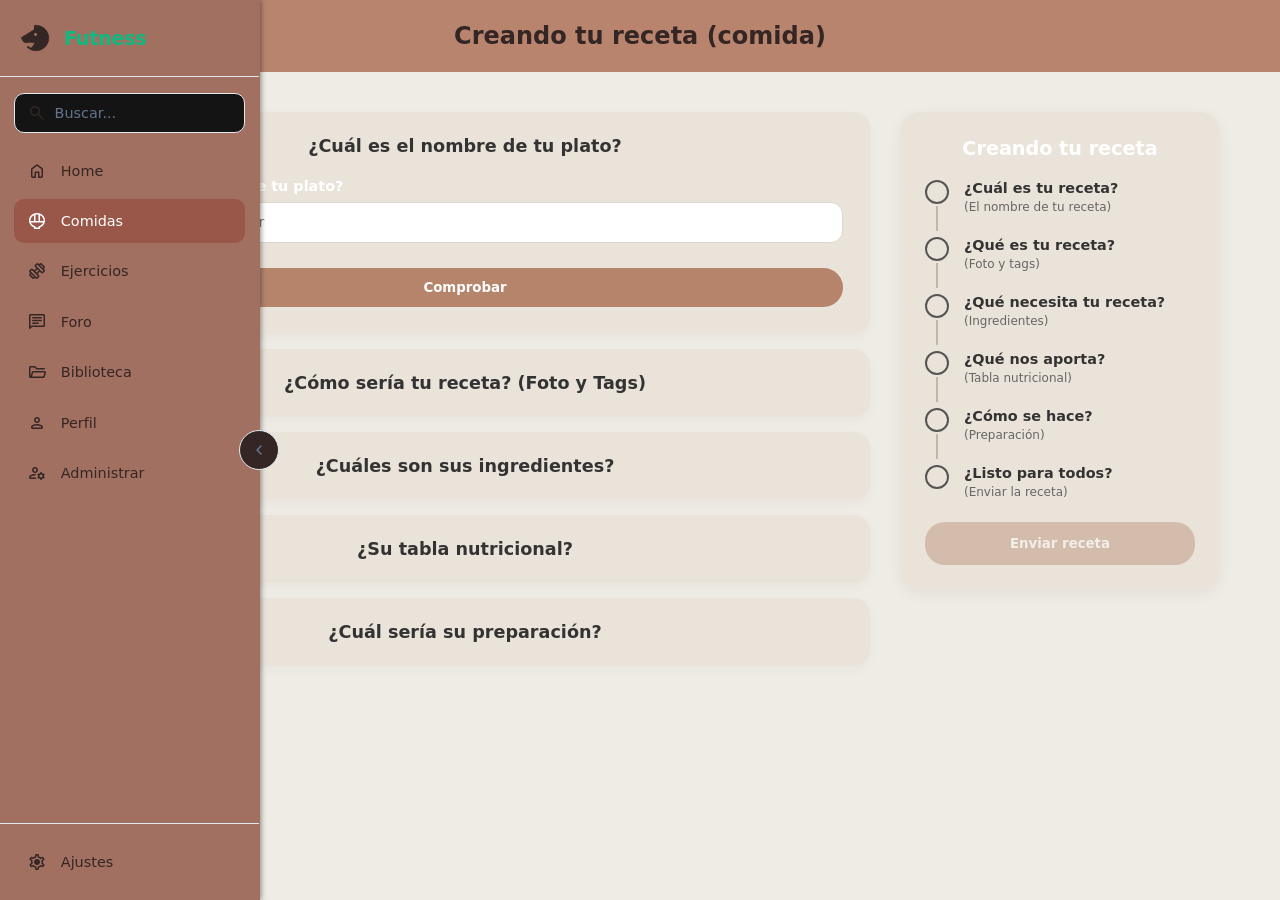
<file: createcontribute.html>
<!DOCTYPE html>
<html lang="es">
<head>
    <meta charset="UTF-8">
    <meta name="viewport" content="width=device-width, initial-scale=1.0">
    <title>Creador de Recetas</title>
    <link rel="icon" href="Assets/Imagenes/icon.png">
    <link rel="stylesheet" href="/Styles/global.css">
    <link rel="stylesheet" href="/Styles/contribute.css">
    <link rel="stylesheet" href="/Styles/sidebar.css">
    <link rel="stylesheet" href="https://fonts.googleapis.com/css2?family=Material+Symbols+Rounded:opsz,wght,FILL,GRAD@24,400,0,0" />
</head>
<body>

    <header class="top-bar">
        <h1 id="page-main-title">Creador de recetas</h1>
    </header>

    <aside class="sidebar">
        <button class="sidebar-toggle" aria-label="Colapsar menú">
            <span class="material-symbols-rounded">chevron_left</span>
        </button>

        <header>
            <a href="home.html" class="header-logo-container">
                <img src="Assets/Imagenes/icon.png" alt="Futness" class="header-logo" />
                <span class="header-logo-text">Futness</span>
            </a>
        </header>

        <nav>
            <form class="search-form">
                <span class="material-symbols-rounded">search</span>
                <input type="search" class="search-input" placeholder="Buscar..." required />
            </form>

            <button class="search-collapsed-btn" aria-label="Abrir búsqueda">
                <span class="material-symbols-rounded">search</span>
            </button>

            <ul class="menu-list">
                <li class="menu-item">
                    <a href="home.html" class="menu-link">
                        <span class="material-symbols-rounded">home</span>
                        <p class="menu-label">Home</p>
                    </a>
                </li>
                <li class="menu-item">
                    <button commandfor="food-dialog" command="show-modal" class="menu-link active">
                        <span class="material-symbols-rounded">rice_bowl</span>
                        <p class="menu-label">Comidas</p>
                    </button>
                </li>
                <li class="menu-item">
                    <button commandfor="exercise-dialog" command="show-modal" class="menu-link">
                        <span class="material-symbols-rounded">exercise</span>
                        <p class="menu-label">Ejercicios</p>
                    </button>
                </li>
                <li class="menu-item">
                    <a href="#" class="menu-link">
                        <span class="material-symbols-rounded">chat</span>
                        <p class="menu-label">Foro</p>
                    </a>
                </li>
                <li class="menu-item">
                    <a href="#" class="menu-link">
                        <span class="material-symbols-rounded">folder_open</span>
                        <p class="menu-label">Biblioteca</p>
                    </a>
                </li>
                <li class="menu-item">
                    <a href="#" class="menu-link">
                        <span class="material-symbols-rounded">person</span>
                        <p class="menu-label">Perfil</p>
                    </a>
                </li>
                <li class="menu-item">
                    <a href="#" class="menu-link">
                        <span class="material-symbols-rounded">manage_accounts</span>
                        <p class="menu-label">Administrar</p>
                    </a>
                </li>
            </ul>
        </nav>

        <footer>
            <a href="#" class="menu-link">
                <span class="material-symbols-rounded">settings</span>
                <p class="menu-label">Ajustes</p>
            </a>
        </footer>
    </aside>

    <main class="contribute-layout">        
        <!-- COLUMNA IZQUIERDA: Acordeones -->
        <div class="accordion-container">

            <!-- PASO 1: Nombre del plato -->
            <section class="accordion-item" data-step="1">
                <button class="accordion-header">
                    <span class="step-title-text">¿Cuál es el nombre de tu plato?</span>
                </button>
                <div class="accordion-content">
                    <div class="form-group">
                        <label for="nombre-plato">¿Cuál es el nombre de tu plato?</label>
                        <input type="text" id="nombre-plato" placeholder="Ej. Energía de Amanecer" required>
                    </div>
                    <button type="button" class="btn-comprobar" onclick="validarPaso(1)">Comprobar</button>
                </div>
            </section>

            <!-- PASO 2: Foto y Tags (Con medidas recomendadas para imágenes) -->
            <section class="accordion-item" data-step="2">
                <button class="accordion-header">
                    <span class="step-title-text">¿Cómo sería tu receta? (Foto y Tags)</span>
                </button>
                <div class="accordion-content">
                    <div class="form-group">
                        <label for="foto-plato">Foto del plato</label>
                        <input type="file" id="foto-plato" accept="image/*" required onchange="validarMedidasImagen(this)">
                        <!-- Guía de medidas recomendadas -->
                        <small class="image-specs-hint">
                            📐 Medidas recomendadas: <strong>1200 x 800 px</strong> (Proporción 3:2 horizontal). Formatos: JPG, PNG o WebP. Máx. 5MB.
                        </small>
                    </div>
                    <div class="form-group">
                        <label>Tags preestablecidos y personalizados</label>
                        <div class="tags-selector">
                            <label><input type="checkbox" name="tags" value="Desayuno"> Desayuno</label>
                            <label><input type="checkbox" name="tags" value="Bebida"> Bebida</label>
                            <label><input type="checkbox" name="tags" value="Saludable"> Saludable</label>
                        </div>
                        <input type="text" id="nuevo-tag" placeholder="Añade otro tag y presiona Enter">
                    </div>
                    <button type="button" class="btn-comprobar" onclick="validarPaso(2)">Comprobar</button>
                </div>
            </section>

            <!-- PASO 3: Ingredientes -->
            <section class="accordion-item" data-step="3">
                <button class="accordion-header">
                    <span class="step-title-text">¿Cuáles son sus ingredientes?</span>
                </button>
                <div class="accordion-content">
                    <div id="ingredientes-list">
                        <div class="ingredient-row">
                            <input type="number" class="ing-cant" placeholder="1" min="0" step="any" required>
                            <input type="text" class="ing-nombre" placeholder="Ingrediente #1" required>
                            <select class="ing-unidad">
                                <option value="Ud">Unidad (Ud)</option>
                                <option value="Pz">Pizca (Pz)</option>
                                <option value="Tz">Taza (Tz)</option>
                                <option value="ml">Mililitros (ml)</option>
                                <option value="L">Litros (L)</option>
                                <option value="g">Gramos (g)</option>
                                <option value="Kg">Kilogramos (Kg)</option>
                                <option value="Cd">Cucharada (Cd)</option>
                                <option value="cd">Cucharadita (cd)</option>
                            </select>
                            <button type="button" class="btn-remove-row" onclick="removerFila(this)">✕</button>
                        </div>
                    </div>
                    <button type="button" class="btn-secundario" onclick="agregarIngrediente()">Añadir Ingrediente</button>
                    <button type="button" class="btn-comprobar" onclick="validarPaso(3)">Comprobar</button>
                </div>
            </section>

            <!-- PASO 4: Tabla nutricional -->
            <section class="accordion-item" data-step="4">
                <button class="accordion-header">
                    <span class="step-title-text">¿Su tabla nutricional?</span>
                </button>
                <div class="accordion-content">
                    <div class="form-group">
                        <label for="info-nutricional">Información nutricional por porción</label>
                        <input type="text" id="info-nutricional" placeholder="Ej. Calorías: 250 kcal, Proteínas: 10g" required>
                    </div>
                    <button type="button" class="btn-comprobar" onclick="validarPaso(4)">Comprobar</button>
                </div>
            </section>

            <!-- PASO 5: Preparación (Modificado con bloques dinámicos estilo píldora) -->
            <section class="accordion-item" data-step="5">
                <button class="accordion-header">
                    <span class="step-title-text">¿Cuál sería su preparación?</span>
                </button>
                <div class="accordion-content">
                    <div id="preparacion-steps-list">
                        <!-- Paso inicial 1 -->
                        <div class="prep-step-row">
                            <input type="text" class="prep-step-input" placeholder="Paso #1" required>
                            <button type="button" class="btn-remove-row" onclick="removerFila(this)">✕</button>
                        </div>
                    </div>
                    
                    <button type="button" class="btn-secundario" onclick="agregarPasoPreparacion()">Añadir Paso</button>
                    <button type="button" class="btn-comprobar" onclick="validarPaso(5)">Comprobar</button>
                </div>
            </section>

        </div>

        <!-- COLUMNA DERECHA: Certificado de pasos (Menú lateral) -->
        <aside class="certificate-card">
            <h2>Creando tu receta</h2>
            <ul class="certificate-steps-list">
                <li id="cert-step-1" class="cert-item"><span class="cert-circle"></span><div class="cert-text"><strong>¿Cuál es tu receta?</strong><span>(El nombre de tu receta)</span></div></li>
                <li id="cert-step-2" class="cert-item"><span class="cert-circle"></span><div class="cert-text"><strong>¿Qué es tu receta?</strong><span>(Foto y tags)</span></div></li>
                <li id="cert-step-3" class="cert-item"><span class="cert-circle"></span><div class="cert-text"><strong>¿Qué necesita tu receta?</strong><span>(Ingredientes)</span></div></li>
                <li id="cert-step-4" class="cert-item"><span class="cert-circle"></span><div class="cert-text"><strong>¿Qué nos aporta?</strong><span>(Tabla nutricional)</span></div></li>
                <li id="cert-step-5" class="cert-item"><span class="cert-circle"></span><div class="cert-text"><strong>¿Cómo se hace?</strong><span>(Preparación)</span></div></li>
                <li id="cert-step-6" class="cert-item"><span class="cert-circle"></span><div class="cert-text"><strong>¿Listo para todos?</strong><span>(Enviar la receta)</span></div></li>
            </ul>
            <button type="button" id="btn-enviar-final" class="btn-enviar" disabled onclick="enviarRecetaAdmin()">Enviar receta</button>
        </aside>

    </main>

    <script src="/script/contribute.js"></script>
    <script src="/script/home.js"></script>
</body>
</html>
</file>
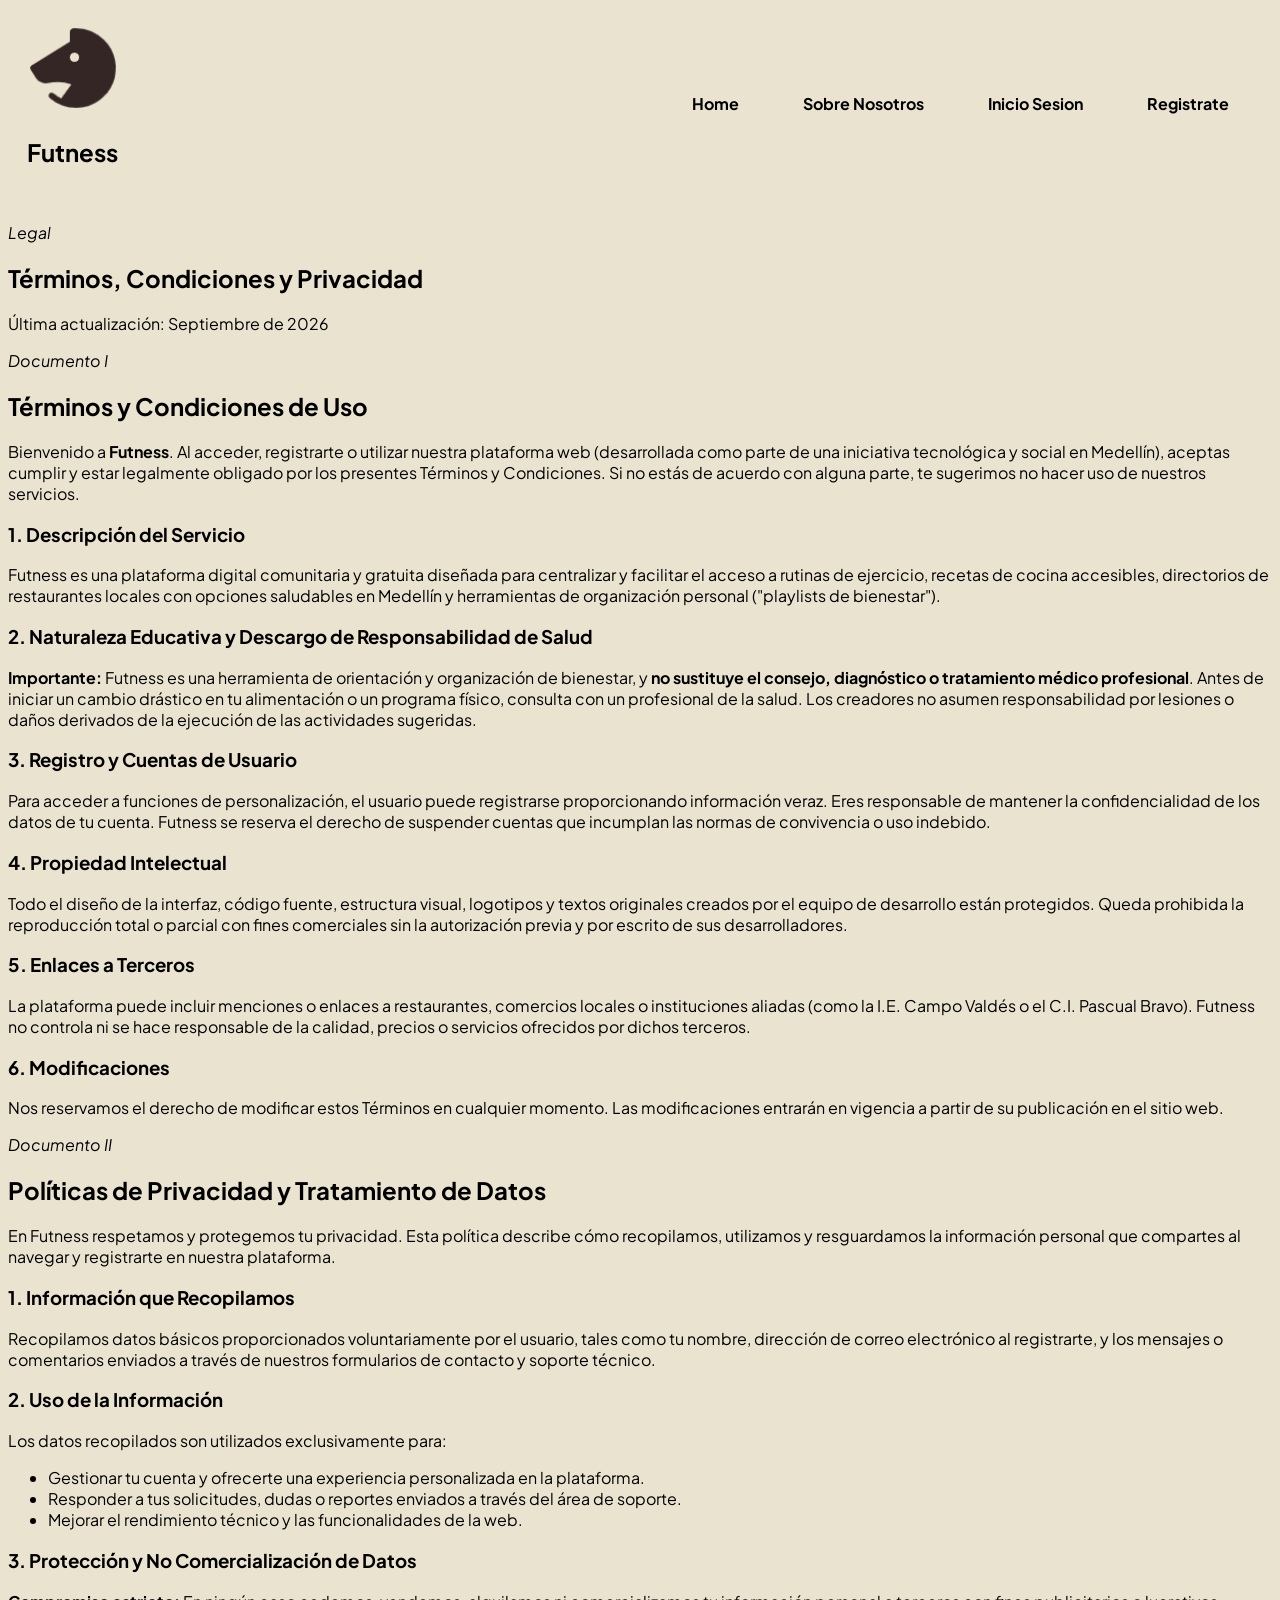
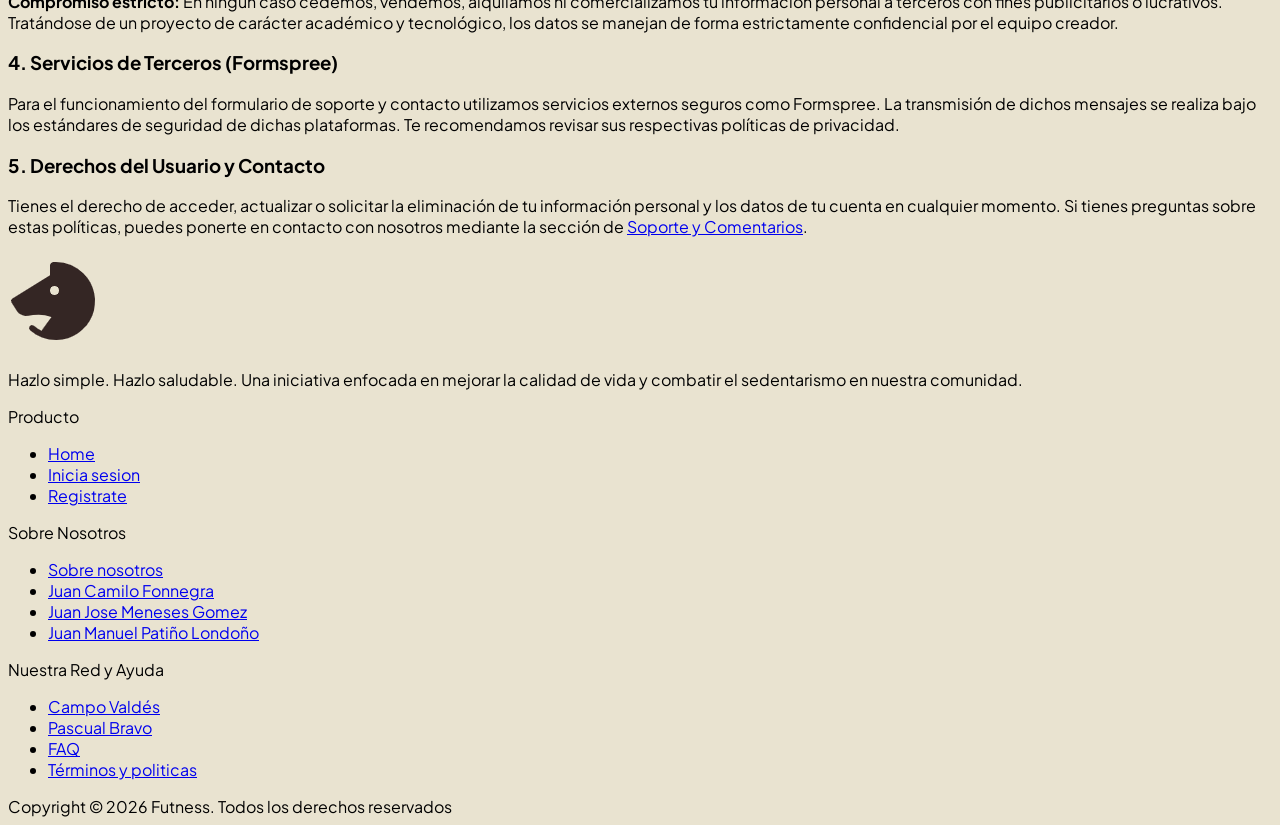
<file: terms.html>
<!DOCTYPE html>
<html lang="es">

<head>
    <meta charset="UTF-8">
    <meta name="viewport" content="width=device-width, initial-scale=1.0">
    <title>Términos y Políticas | Futness</title>
    <link rel="icon" href="Assets/Imagenes/icon.png">
    <link rel="stylesheet" href="/Styles/global.css">
</head>

<body>
    <header class="main--header">
        <div class="logo">
            <a href="index.html" class="img-logo"><img src="Assets/Imagenes/icon.png" alt="Icono de caballo"/></a>
            <h2 class="h2-logo">Futness</h2>
        </div>
        <div class="navbar--conteiner">
            <nav class="header--nav">
                <ul class="header--ul">
                    <li class="header--list-item">
                        <a href="index.html" class="header--link">Home</a>
                    </li>
                    <li class="header--list-item">
                        <a href="about.html" class="header--link">Sobre Nosotros</a>
                    </li>
                    <li class="header--list-item">
                        <a href="login.html" class="header--link">Inicio Sesion</a>
                    </li>
                    <li class="header--list-item">
                        <a href="register.html" class="header--link">Registrate</a>
                    </li>
                </ul>
            </nav>
        </div>
    </header>
    <main class="main">
        <!-- ENCABEZADO PRINCIPAL -->
        <section class="hero">
            <header class="header">
                <div class="title-content">
                    <span></span>
                    <em>Legal</em>
                </div>
            </header>

            <div class="hero--conteiner">
                <h1>Términos, Condiciones y Privacidad</h1>
                <p>Última actualización: <span>Septiembre de 2026</span></p>
            </div>
        </section>

        <!-- SECCIÓN 1: TÉRMINOS Y CONDICIONES -->
        <section id="terms" class="platform-philosophy">
            <header class="header">
                <div class="title-content">
                    <span></span>
                    <em>Documento I</em>
                </div>
            </header>

            <div class="philosophy--container">
                <div class="philosophy--intro">
                    <h2>Términos y Condiciones de Uso</h2>
                    <p>
                        Bienvenido a <strong>Futness</strong>. Al acceder, registrarte o utilizar nuestra plataforma web (desarrollada como parte de una iniciativa tecnológica y social en Medellín), aceptas cumplir y estar legalmente obligado por los presentes Términos y Condiciones. Si no estás de acuerdo con alguna parte, te sugerimos no hacer uso de nuestros servicios.
                    </p>
                </div>

                <div class="philosophy--intro">
                    <h3>1. Descripción del Servicio</h3>
                    <p>
                        Futness es una plataforma digital comunitaria y gratuita diseñada para centralizar y facilitar el acceso a rutinas de ejercicio, recetas de cocina accesibles, directorios de restaurantes locales con opciones saludables en Medellín y herramientas de organización personal ("playlists de bienestar").
                    </p>
                </div>

                <div class="philosophy--intro">
                    <h3>2. Naturaleza Educativa y Descargo de Responsabilidad de Salud</h3>
                    <p>
                        <strong>Importante:</strong> Futness es una herramienta de orientación y organización de bienestar, y <strong>no sustituye el consejo, diagnóstico o tratamiento médico profesional</strong>. Antes de iniciar un cambio drástico en tu alimentación o un programa físico, consulta con un profesional de la salud. Los creadores no asumen responsabilidad por lesiones o daños derivados de la ejecución de las actividades sugeridas.
                    </p>
                </div>

                <div class="philosophy--intro">
                    <h3>3. Registro y Cuentas de Usuario</h3>
                    <p>
                        Para acceder a funciones de personalización, el usuario puede registrarse proporcionando información veraz. Eres responsable de mantener la confidencialidad de los datos de tu cuenta. Futness se reserva el derecho de suspender cuentas que incumplan las normas de convivencia o uso indebido.
                    </p>
                </div>

                <div class="philosophy--intro">
                    <h3>4. Propiedad Intelectual</h3>
                    <p>
                        Todo el diseño de la interfaz, código fuente, estructura visual, logotipos y textos originales creados por el equipo de desarrollo están protegidos. Queda prohibida la reproducción total o parcial con fines comerciales sin la autorización previa y por escrito de sus desarrolladores.
                    </p>
                </div>

                <div class="philosophy--intro">
                    <h3>5. Enlaces a Terceros</h3>
                    <p>
                        La plataforma puede incluir menciones o enlaces a restaurantes, comercios locales o instituciones aliadas (como la I.E. Campo Valdés o el C.I. Pascual Bravo). Futness no controla ni se hace responsable de la calidad, precios o servicios ofrecidos por dichos terceros.
                    </p>
                </div>

                <div class="philosophy--intro">
                    <h3>6. Modificaciones</h3>
                    <p>
                        Nos reservamos el derecho de modificar estos Términos en cualquier momento. Las modificaciones entrarán en vigencia a partir de su publicación en el sitio web.
                    </p>
                </div>
            </div>
        </section>

        <!-- SECCIÓN 2: POLÍTICAS DE PRIVACIDAD -->
        <section id="policy" class="platform-philosophy">
            <header class="header">
                <div class="title-content">
                    <span></span>
                    <em>Documento II</em>
                </div>
            </header>

            <div class="philosophy--container">
                <div class="philosophy--intro">
                    <h2>Políticas de Privacidad y Tratamiento de Datos</h2>
                    <p>
                        En Futness respetamos y protegemos tu privacidad. Esta política describe cómo recopilamos, utilizamos y resguardamos la información personal que compartes al navegar y registrarte en nuestra plataforma.
                    </p>
                </div>

                <div class="philosophy--intro">
                    <h3>1. Información que Recopilamos</h3>
                    <p>
                        Recopilamos datos básicos proporcionados voluntariamente por el usuario, tales como tu nombre, dirección de correo electrónico al registrarte, y los mensajes o comentarios enviados a través de nuestros formularios de contacto y soporte técnico.
                    </p>
                </div>

                <div class="philosophy--intro">
                    <h3>2. Uso de la Información</h3>
                    <p>
                        Los datos recopilados son utilizados exclusivamente para:
                    </p>
                    <ul>
                        <li>Gestionar tu cuenta y ofrecerte una experiencia personalizada en la plataforma.</li>
                        <li>Responder a tus solicitudes, dudas o reportes enviados a través del área de soporte.</li>
                        <li>Mejorar el rendimiento técnico y las funcionalidades de la web.</li>
                    </ul>
                </div>

                <div class="philosophy--intro">
                    <h3>3. Protección y No Comercialización de Datos</h3>
                    <p>
                        <strong>Compromiso estricto:</strong> En ningún caso cedemos, vendemos, alquilamos ni comercializamos tu información personal a terceros con fines publicitarios o lucrativos. Tratándose de un proyecto de carácter académico y tecnológico, los datos se manejan de forma estrictamente confidencial por el equipo creador.
                    </p>
                </div>

                <div class="philosophy--intro">
                    <h3>4. Servicios de Terceros (Formspree)</h3>
                    <p>
                        Para el funcionamiento del formulario de soporte y contacto utilizamos servicios externos seguros como Formspree. La transmisión de dichos mensajes se realiza bajo los estándares de seguridad de dichas plataformas. Te recomendamos revisar sus respectivas políticas de privacidad.
                    </p>
                </div>

                <div class="philosophy--intro">
                    <h3>5. Derechos del Usuario y Contacto</h3>
                    <p>
                        Tienes el derecho de acceder, actualizar o solicitar la eliminación de tu información personal y los datos de tu cuenta en cualquier momento. Si tienes preguntas sobre estas políticas, puedes ponerte en contacto con nosotros mediante la sección de <a href="about.html#support">Soporte y Comentarios</a>.
                    </p>
                </div>
            </div>
        </section>
    </main>

    <footer class="main--footer">
        <div class="footer--info">
            <div>
                <a href="index.html"><img src="Assets/Imagenes/icon.png" alt="El caballo representativo del logo de Futness"></a>
                <p>Hazlo simple. Hazlo saludable. Una iniciativa enfocada en mejorar la calidad de vida y combatir el sedentarismo en nuestra comunidad.</p>
            </div>

            <div>
                <p>Producto</p>
                <ul>
                    <li><a href="index.html">Home</a></li>
                    <li><a href="login.html">Inicia sesion</a></li>
                    <li><a href="register.html">Registrate</a></li>
                </ul>
            </div>

            <div>
                <p>Sobre Nosotros</p>
                <ul>
                    <li><a href="about.html">Sobre nosotros</a></li>
                    <li><a href="about.html">Juan Camilo Fonnegra</a></li>
                    <li><a href="about.html">Juan Jose Meneses Gomez</a></li>
                    <li><a href="about.html">Juan Manuel Patiño Londoño</a></li>
                </ul>
            </div>

            <div>
                <p>Nuestra Red y Ayuda</p>
                <ul>
                    <li><a href="https://www.iecampovaldes.edu.co/" target="_blank">Campo Valdés</a></li>
                    <li><a href="https://pascualbravo.edu.co/new_pits/alianzas-publicas-y-privadas/media-tecnica/" target="_blank">Pascual Bravo</a></li>
                    <li><a href="about.html">FAQ</a></li>
                    <li><a href="terminos.html">Términos y politicas</a></li>
                </ul>
            </div>
        </div>
        <div class="footer--copyright">Copyright © 2026 Futness. Todos los derechos reservados</div>
    </footer>
</body>
</html>
</file>
<file: Styles/global.css>
@import url('https://fonts.googleapis.com/css2?family=Plus+Jakarta+Sans:ital,wght@0,200..800;1,200..800&family=Tajawal:wght@200;300;400;500;700;800;900&display=swap');

*{
    box-sizing: border-box;
    font-family: 'Plus Jakarta Sans';
}

html{
    scroll-behavior: smooth;
}

body{
    background-color: #e9e3d0;
}

/* HEADER */ 

.main--header {
    position: sticky;
    top: 0;
    width: 100%;
    z-index: 1000;
    display: flex;
    justify-content: space-between;
    align-items: center;
    padding: 0.7rem 1.5%;
    margin-bottom: 1.5em;
    background-color: transparent;
    transition: 0.3s;
}

.logo a{
    display: flex;
    align-items: center;
    font-size: 2em;
    text-decoration: none;
}

.logo a h2{
    color: var(--main--color__tetx);
}

.logo img{
    width: 98px;
    height: auto;
}

.header--ul{
    display: flex;
    gap: 1em;
    list-style: none;
}

.header--list-item{
    display: inline-block;
}

.header--list-item a{
    display: inline-block;
    padding: 0.8em 1.5em;
    border-radius: 28px;
    text-decoration: none;
    color: var(--main--color__tetx);
    font-size: 1em;
    font-weight: bold;
    white-space: nowrap;
    transition: 0.3s;
}

.register--btn a{
    background-color: var(--main--color__bg);
    color: var(--seg--color__text);
    padding: 0.8em 2em;
}

.header--list-item a:hover{
    background-color: var(--hover--main--color__gb);
    color: var(--seg--color__text);
    transform: scale(1.1) translateY(-2px);
}

/* HEADER SCROLLED*/

.header-scrolled {
    background-color: var(--main--color__bg);
    box-shadow: 0 4px 10px rgba(0, 0, 0, 0.4);
}

.header-scrolled .header--list-item a{
    color: var(--seg--color__text);
}

.header-scrolled .register--btn a{
    background-color: var(--seg--color__text);
    color: var(--main--color__bg);
}

.header-scrolled .register--btn a:hover{
    background-color: var(--hover--main--color__gb);
    color: var(--seg--color__text);
}
</file>
<file: Styles/contribute.css>
:root {
    --bg-color: #EFECE6;
    --card-bg: #EAE3D9;
    --primary-btn: #B5846B;
    --border-green: #4CAF50;
    --border-red: #F44336;
    --text-color: #333333;
}

body {
    background-color: var(--bg-color);
    font-family: 'Segoe UI', Tahoma, Geneva, Verdana, sans-serif;
    color: var(--text-color);
    margin: 0;
    padding: 0;
}

/* Layout con proporciones asimétricas: Formulario ancho, Certificado lateral compacto */
.contribute-layout {
    display: grid;
    grid-template-columns: 1fr 320px; /* Columna izquierda expandida, derecha tipo tarjeta fija */
    gap: 30px;
    max-width: 1200px;
    margin: 40px auto;
    padding: 0 20px;
    align-items: start;
}

.top-bar {
    background-color: #b8846e;
    color: #342624;
    padding: 22px;
    text-align: center;
}

.top-bar h1 {
    margin: 0;
    font-size: 1.5rem;
}

.accordion-container {
    display: flex;
    flex-direction: column;
    gap: 15px;
}

/* Acordeón */
.accordion-item {
    background-color: var(--card-bg);
    border-radius: 16px;
    border: 2px solid transparent;
    overflow: hidden;
    transition: border-color 0.3s ease;
    box-shadow: 0 4px 12px rgba(0,0,0,0.03);
}

.accordion-item.valid { border-color: var(--border-green); }
.accordion-item.invalid { border-color: var(--border-red); }

.accordion-header {
    width: 100%;
    background: transparent;
    border: none;
    padding: 22px;
    font-size: 1.1rem;
    font-weight: 600;
    text-align: center;
    cursor: pointer;
    color: #333;
}

.accordion-content {
    display: none;
    padding: 0 25px 25px 25px;
}

.accordion-item.active .accordion-content {
    display: block;
}

.form-group {
    margin-bottom: 15px;
    display: flex;
    flex-direction: column;
    gap: 8px;
}

.form-group label {
    font-weight: 600;
    font-size: 0.9rem;
}

.form-group input[type="text"], 
.form-group input[type="file"] {
    padding: 12px;
    border-radius: 12px;
    border: 1px solid #dcd6cd;
    background: #fff;
}

.image-specs-hint {
    font-size: 0.8rem;
    color: #666;
    background: #dfd7cc;
    padding: 10px 14px;
    border-radius: 8px;
    margin-top: 6px;
}

/* Tags selector */
.tags-selector {
    display: flex;
    gap: 15px;
    margin-bottom: 10px;
}

.tags-selector label {
    font-weight: normal;
    display: flex;
    align-items: center;
    gap: 5px;
    cursor: pointer;
}

/* Filas de Ingredientes y Pasos de Preparación (Estilo Píldora) */
.ingredient-row, .prep-step-row {
    display: flex;
    gap: 10px;
    align-items: center;
    margin-bottom: 12px;
}

.prep-step-input {
    flex: 1;
    background-color: #D8CCBE !important;
    border: none !important;
    border-radius: 20px !important;
    padding: 14px 20px !important;
    font-weight: 500;
    color: #333;
}

.prep-step-input::placeholder { color: #555; }

.ing-cant { width: 70px; padding: 10px; border-radius: 8px; border: 1px solid #dcd6cd; background: #fff; }
.ing-nombre { flex: 1; padding: 10px; border-radius: 8px; border: 1px solid #dcd6cd; background: #fff; }
.ing-unidad { width: 140px; padding: 10px; border-radius: 8px; border: 1px solid #dcd6cd; background: #fff; }

.btn-remove-row {
    background: #fff;
    border: 1px solid #ccc;
    width: 32px;
    height: 32px;
    border-radius: 50%;
    font-size: 1rem;
    cursor: pointer;
    color: #555;
    display: flex;
    align-items: center;
    justify-content: center;
    flex-shrink: 0;
    transition: background 0.2s;
}

.btn-remove-row:hover {
    background: #fde8e8;
    color: #d32f2f;
    border-color: #f5c6cb;
}

/* Botones de acción */
.btn-comprobar, .btn-secundario {
    width: 100%;
    padding: 12px;
    border-radius: 20px;
    border: none;
    background-color: #B5846B;
    color: #fff;
    font-weight: bold;
    cursor: pointer;
    margin-top: 10px;
    transition: opacity 0.2s;
}

.btn-comprobar:hover, .btn-secundario:hover {
    opacity: 0.9;
}

.btn-secundario {
    background-color: #C8B6A6;
}

/* Certificado lateral compacto (Pequeño recuadro de atención) */
.certificate-card {
    background-color: var(--card-bg);
    border-radius: 20px;
    padding: 25px;
    position: sticky;
    top: 30px;
    box-shadow: 0 4px 15px rgba(0,0,0,0.05);
}

.certificate-card h2 {
    font-size: 1.2rem;
    text-align: center;
    margin-top: 0;
    margin-bottom: 20px;
}

.certificate-steps-list {
    list-style: none;
    padding: 0;
    position: relative;
    margin: 20px 0;
}

.cert-item {
    display: flex;
    align-items: flex-start;
    gap: 15px;
    margin-bottom: 22px;
    position: relative;
}

.cert-item:not(:last-child):after {
    content: '';
    position: absolute;
    left: 11px;
    top: 26px;
    width: 2px;
    height: 25px;
    background-color: #c2b6a8;
}

.cert-circle {
    width: 24px;
    height: 24px;
    border: 2px solid #555;
    border-radius: 50%;
    background: transparent;
    display: inline-block;
    flex-shrink: 0;
    transition: background 0.3s, border-color 0.3s;
}

.cert-item.completed .cert-circle {
    background-color: #333;
    border-color: #333;
}

.cert-text strong { display: block; font-size: 0.9rem; color: #333; }
.cert-text span { font-size: 0.75rem; color: #666; }

.btn-enviar {
    width: 100%;
    padding: 14px;
    border-radius: 20px;
    border: none;
    background-color: #B5846B;
    color: #fff;
    font-weight: bold;
    cursor: pointer;
    transition: opacity 0.2s;
}

.btn-enviar:disabled {
    opacity: 0.4;
    cursor: not-allowed;
}

.btn-enviar:not(:disabled):hover {
    opacity: 0.9;
}
</file>
<file: Styles/sidebar.css>
/* ==========================================
   VARIABLES GLOBALES Y CONFIGURACIÓN BASE
   ================================---------- */
:root {
    --primary-color: #10b981;
    --primary-hover: #059669;
    --bg-sidebar: #ffffff;
    --bg-body: #141414;
    --text-main: #1e293b;
    --text-muted: #64748b;
    --border-color: #e2e8f0;
    --sidebar-width: 260px;
    --sidebar-collapsed-width: 70px;
    --transition-speed: 0.3s cubic-bezier(0.4, 0, 0.2, 1);
}


* {
    margin: 0;
    padding: 0;
    box-sizing: border-box;
    font-family: 'Segoe UI', system-ui, -apple-system, sans-serif;
}

body {
    color: #fff;
    min-height: 100vh;
    overflow-x: hidden;
    position: relative;
}

/* ==========================================
   ASIDE / SIDEBAR (CAPA FLOTANTE / OVERLAY)
   ================================---------- */
aside.sidebar {
    width: var(--sidebar-width);
    background-color: #a27061;
    border-right: 1px solid #a27061;
    display: flex;
    flex-direction: column;
    justify-content: space-between;
    height: 100vh;
    position: fixed;
    top: 0;
    left: 0;
    z-index: 1000; /* Siempre por encima del contenido */
    overflow: visible;
    transition: width var(--transition-speed);
    box-shadow: 1px 0 5px #1f1f1f80; /* Sombra marcada para efecto flotante */
}

/* Botón flotante circular en la mitad para colapsar */
.sidebar-toggle {
    position: absolute;
    top: 50%;
    right: -20px;
    transform: translateY(-50%);
    width: 40px;
    height: 40px;
    background-color: #342624;
    border: 1px solid var(--border-color);
    border-radius: 50%;
    display: flex;
    align-items: center;
    justify-content: center;
    cursor: pointer;
    color: var(--text-muted);
    z-index: 10;
    transition: all 0.2s ease;
}

.sidebar-toggle:hover {
    background-color: var(--primary-color);
    color: #ffffff;
    border-color: var(--primary-color);
}

.sidebar-toggle .material-symbols-rounded {
    font-size: 20px;
    transition: transform var(--transition-speed);
}

/* Header del Sidebar */
aside.sidebar > header {
    display: flex;
    align-items: center;
    padding: 1.5rem 1.25rem;
    border-bottom: 1px solid var(--border-color);
    height: 77px;
}

.header-logo-container {
    display: flex;
    align-items: center;
    text-decoration: none;
    gap: 0.75rem;
    overflow: hidden;
}

.header-logo {
    width: 32px;
    height: 32px;
    object-fit: contain;
}

.header-logo-text {
    font-size: 1.2rem;
    font-weight: 700;
    color: var(--primary-color);
    letter-spacing: -0.3px;
    white-space: nowrap;
    transition: opacity var(--transition-speed);
}

.header-logo-text span {
    color: var(--text-main);
}

/* Navegación del Sidebar */
aside.sidebar nav {
    flex: 1;
    padding: 1rem 0.85rem;
    overflow-y: auto;
    overflow-x: hidden;
}

/* Buscador */
.search-form {
    display: flex;
    align-items: center;
    background-color: var(--bg-body);
    border: 1px solid var(--border-color);
    border-radius: 10px;
    padding: 0.55rem 0.75rem;
    margin-bottom: 1rem;
    transition: border-color 0.2s;
}

.search-form:focus-within {
    border-color: var(--primary-color);
}

.search-form .material-symbols-rounded {
    color: #342624;
    font-size: 20px;
}

.search-input {
    border: none;
    background: none;
    outline: none;
    margin-left: 0.5rem;
    width: 100%;
    font-size: 0.9rem;
    color: var(--text-main);
}

.search-input::placeholder {
    color: var(--text-muted);
}

/* Botón de lupa (Modo Colapsado) */
.search-collapsed-btn {
    display: none;
    background: none;
    border: none;
    width: 100%;
    height: 44px;
    border-radius: 10px;
    align-items: center;
    justify-content: center;
    color: #342624;
    cursor: pointer;
    margin-bottom: 1rem;
    transition: all 0.2s ease;
}

.search-collapsed-btn:hover {
    background-color: rgba(16, 185, 129, 0.08);
    color: var(--primary-color);
}

.search-collapsed-btn .material-symbols-rounded {
    font-size: 20px;
}

/* Lista de Menú */
.menu-list {
    list-style: none;
    display: flex;
    flex-direction: column;
    gap: 0.4rem;
}

.menu-item {
    width: 100%;
}

.menu-link {
    display: flex;
    align-items: center;
    gap: 0.85rem;
    padding: 0.75rem 0.85rem;
    border-radius: 10px;
    text-decoration: none;
    color: #342624;
    font-weight: 500;
    font-size: 0.9rem;
    background: none;
    border: none;
    width: 100%;
    height: 44px;
    cursor: pointer;
    text-align: left;
    transition: all 0.2s ease;
    white-space: nowrap;
}

.menu-link:hover {
    background-color: rgba(16, 185, 129, 0.08);
    color: var(--primary-color);
}

.menu-link.active {
    background-color: #995749;
    color: #ffffff;
}

.menu-link .material-symbols-rounded {
    font-size: 20px;
    min-width: 20px;
}

.menu-label {
    transition: opacity var(--transition-speed);
}

/* Footer del Sidebar */
aside.sidebar footer {
    padding: 1rem 0.85rem;
    border-top: 1px solid var(--border-color);
}

main.main-content {
    position: relative;
    margin-left: var(--sidebar-collapsed-width); /* Se mantiene estático usando siempre el espacio del menú pequeño */
    padding: 40px;
    min-height: 100vh;
    transition: none; /* Sin transiciones para evitar saltos o reacomodos */
}

/* ==========================================
   ESTADOS DE COLAPSO (SIDEBAR CERRADO / ABIERTO)
   ================================---------- */
body.sidebar-collapsed aside.sidebar {
    width: var(--sidebar-collapsed-width);
}

/* El main ya no cambia su margen, permitiendo que el sidebar flote encima */
body.sidebar-collapsed main.main-content {
    margin-left: var(--sidebar-collapsed-width);
}

body.sidebar-collapsed aside.sidebar .header-logo-text,
body.sidebar-collapsed aside.sidebar .menu-label,
body.sidebar-collapsed aside.sidebar .search-form {
    opacity: 0;
    pointer-events: none;
    visibility: hidden;
    width: 0;
    height: 0;
    margin: 0;
    padding: 0;
    overflow: hidden;
    display: none;
}

body.sidebar-collapsed aside.sidebar .search-collapsed-btn {
    display: flex;
}

body.sidebar-collapsed aside.sidebar > header {
    padding: 1.5rem 0;
    justify-content: center;
}

body.sidebar-collapsed aside.sidebar .sidebar-toggle .material-symbols-rounded {
    transform: rotate(180deg);
}

body.sidebar-collapsed aside.sidebar nav,
body.sidebar-collapsed aside.sidebar footer {
    padding: 1rem 0.6rem;
}

body.sidebar-collapsed aside.sidebar .menu-link {
    width: 44px;
    margin: 0 auto;
    padding: 0;
    justify-content: center;
}


/* ==========================================
   VENTANAS MODALES (DIALOG)
   ================================---------- */
dialog {
    border: none;
    border-radius: 16px;
    padding: 2rem;
    width: 100%;
    max-width: 380px;
    box-shadow: 0 20px 25px -5px rgba(0, 0, 0, 0.1), 0 10px 10px -5px rgba(0, 0, 0, 0.04);
    background: #ffffff;
    margin: auto;
    opacity: 0;
    transform: scale(0.95);
    transition: opacity 0.3s ease, transform 0.3s ease, overlay 0.3s ease allow-discrete, display 0.3s ease allow-discrete;
}

dialog[open] {
    opacity: 1;
    transform: scale(1);
}

@starting-style {
    dialog[open] {
        opacity: 0;
        transform: scale(0.95);
    }
}

dialog::backdrop {
    background-color: rgba(0, 0, 0, 0.4);
    backdrop-filter: blur(4px);
    opacity: 0;
    transition: opacity 0.3s ease;
}

dialog[open]::backdrop {
    opacity: 1;
}

.dialog-title {
    font-size: 1.15rem;
    font-weight: 700;
    margin-bottom: 1.25rem;
    color: var(--text-main);
    text-align: center;
}

.dialog-actions {
    display: flex;
    flex-direction: column;
    gap: 0.75rem;
    margin-bottom: 1.5rem;
}

.dialog-btn-option {
    display: block;
    text-align: center;
    padding: 0.75rem;
    background-color: var(--bg-body);
    border: 1px solid var(--border-color);
    border-radius: 10px;
    color: var(--text-main);
    text-decoration: none;
    font-size: 0.9rem;
    font-weight: 500;
    transition: all 0.2s;
}

.dialog-btn-option:hover {
    background-color: rgba(16, 185, 129, 0.08);
    border-color: var(--primary-color);
    color: var(--primary-color);
}

.dialog-close-form {
    display: flex;
    justify-content: center;
}

.dialog-btn-close {
    background-color: #ef4444;
    color: white;
    border: none;
    padding: 0.55rem 1.5rem;
    border-radius: 8px;
    font-size: 0.9rem;
    font-weight: 600;
    cursor: pointer;
    transition: background 0.2s;
}

.dialog-btn-close:hover {
    background-color: #dc2626;
}

/* ==========================================
   RESPONSIVO (MÓVILES)
   ================================---------- */
@media (max-width: 768px) {
    aside.sidebar {
        transform: translateX(-100%);
    }
    body.sidebar-open aside.sidebar {
        transform: translateX(0);
    }
    main.main-content {
        margin-left: 0 !important;
        padding: 1.25rem;
    }
}
</file>
